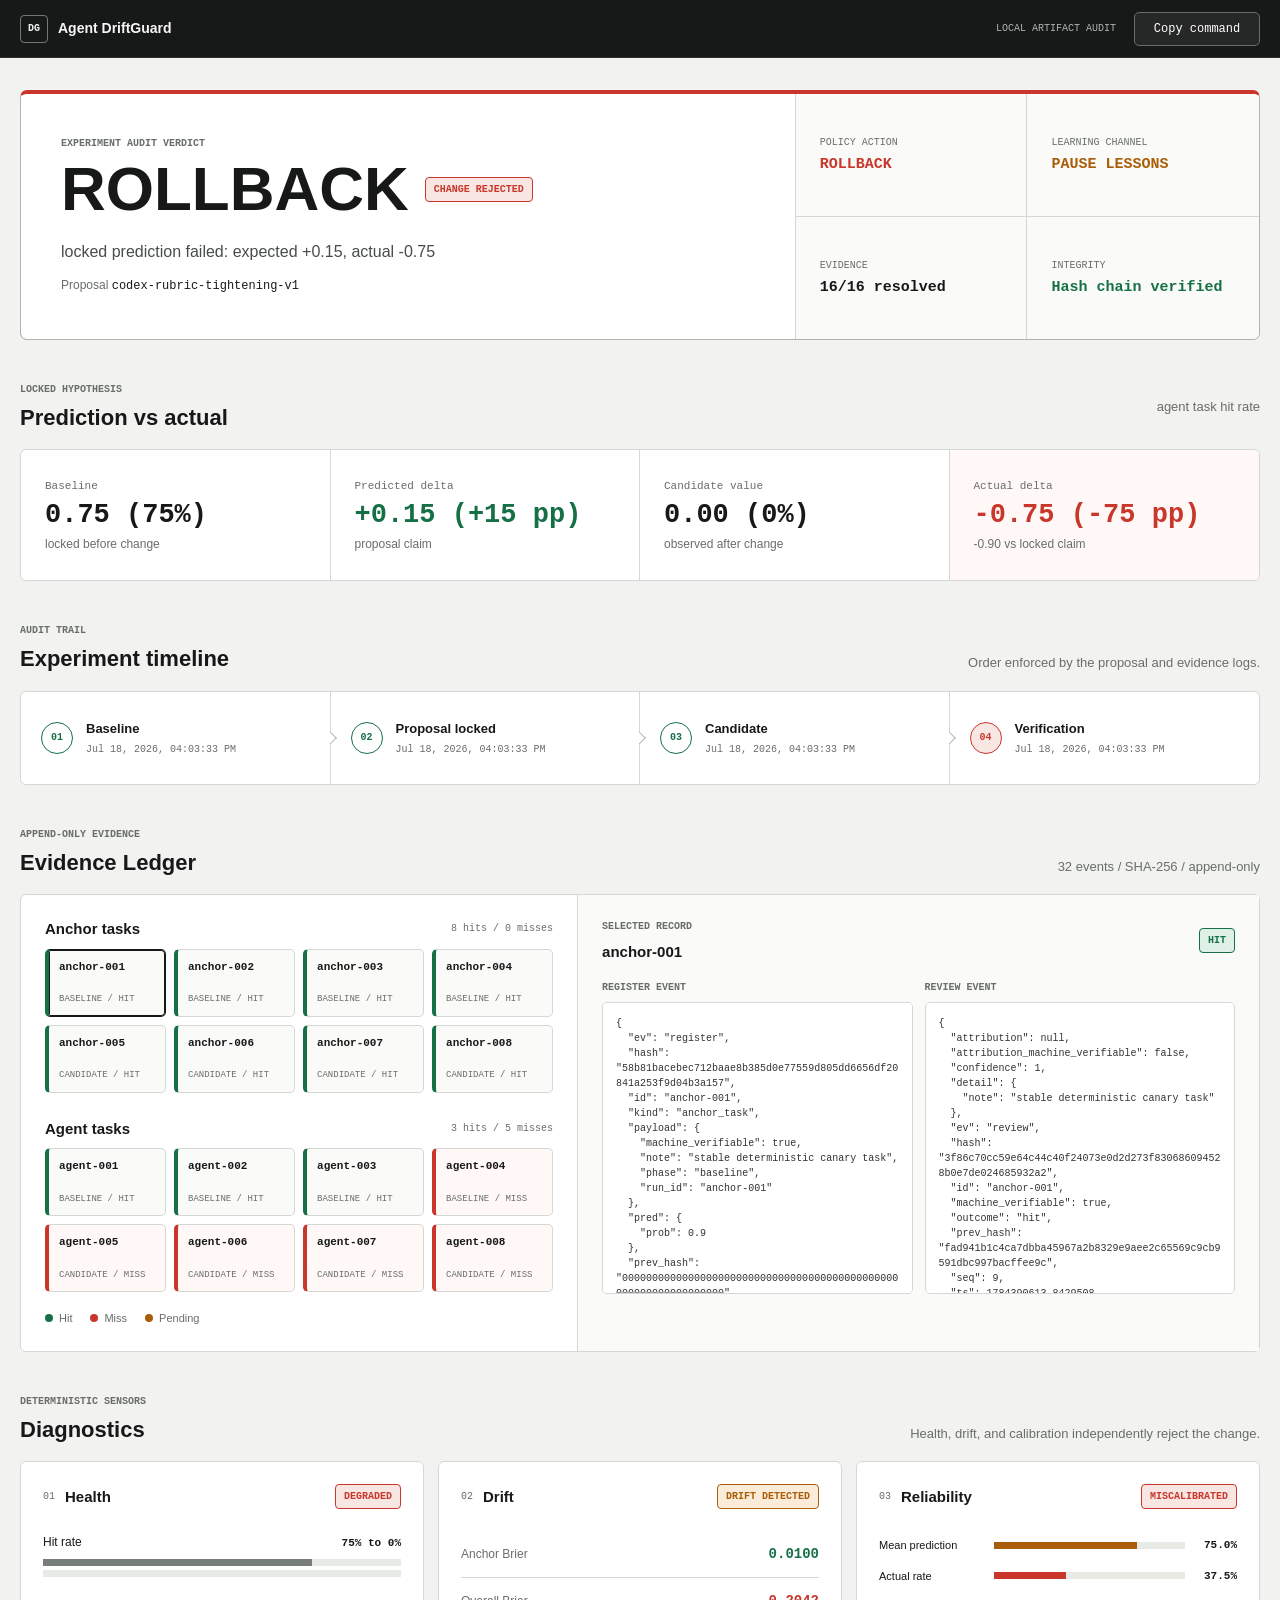
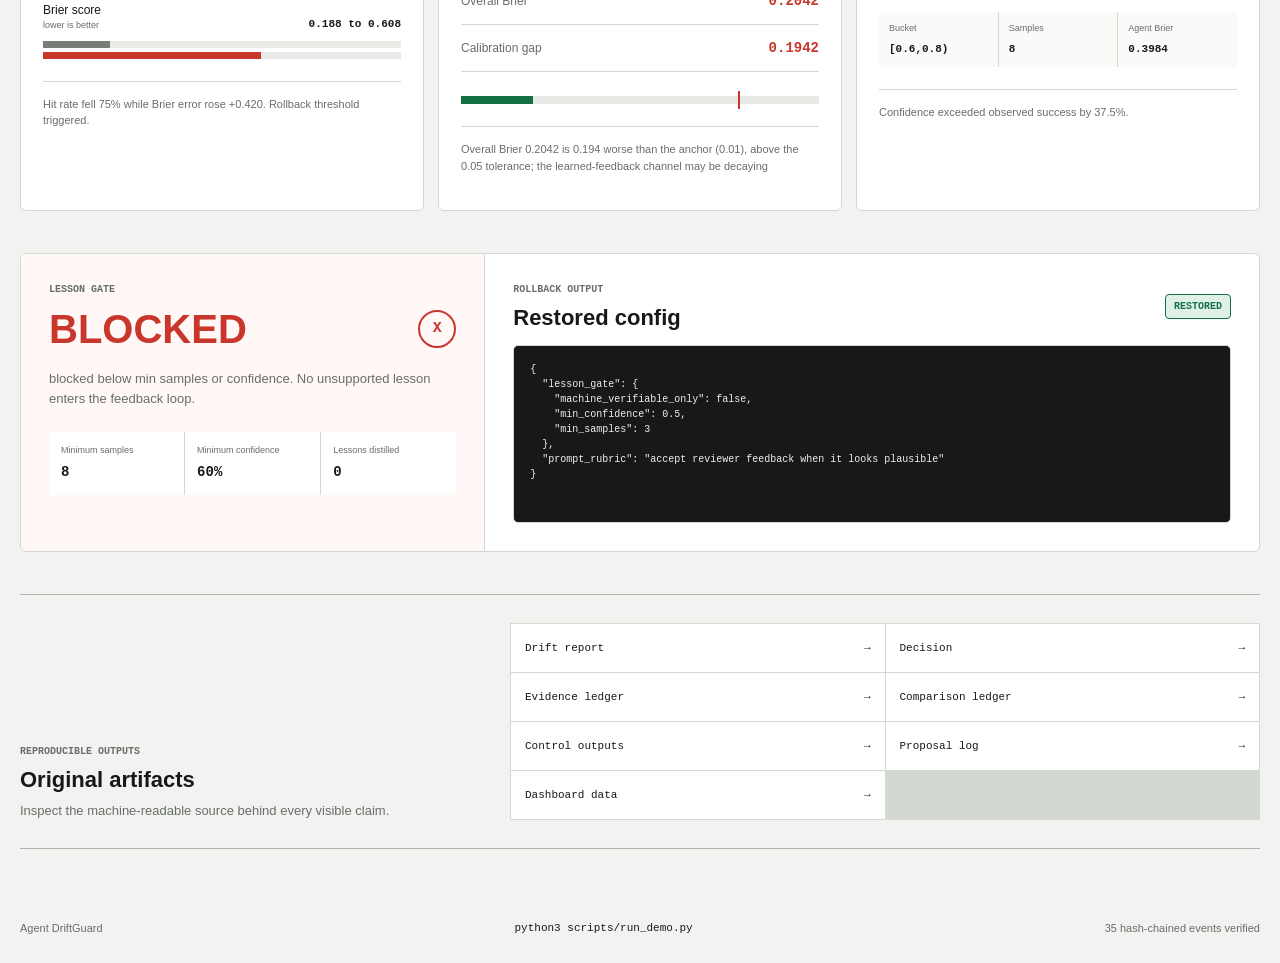
<file: web/index.html>
<!doctype html>
<html lang="en">
<head>
  <meta charset="utf-8">
  <meta name="viewport" content="width=device-width, initial-scale=1">
  <meta name="color-scheme" content="light">
  <title>Agent DriftGuard | Experiment Audit</title>
  <link rel="stylesheet" href="styles.css">
  <script defer src="../artifacts/dashboard-data.js"></script>
  <script defer src="app.js"></script>
</head>
<body>
  <header class="app-header">
    <div class="header-inner">
      <a class="brand" href="#top" aria-label="Agent DriftGuard home">
        <span class="brand-mark" aria-hidden="true">DG</span>
        <span>Agent DriftGuard</span>
      </a>
      <div class="header-actions">
        <span class="local-label">LOCAL ARTIFACT AUDIT</span>
        <button class="copy-button" id="copy-command" type="button" title="Copy reproduction command">
          Copy command
        </button>
      </div>
    </div>
  </header>

  <main id="top">
    <div class="data-alert" id="data-alert" role="alert" hidden>
      <strong>Dashboard data unavailable.</strong>
      <span id="data-alert-detail">Expected ../artifacts/dashboard-data.js to define window.DRIFTGUARD_DATA.</span>
    </div>

    <section class="verdict-band" id="verdict-band" aria-labelledby="verdict-heading">
      <div class="verdict-main">
        <p class="eyebrow">EXPERIMENT AUDIT VERDICT</p>
        <div class="verdict-heading-row">
          <h1 id="verdict-heading">Loading verdict</h1>
          <span class="status-badge status-danger" id="proposal-status">PENDING</span>
        </div>
        <p class="verdict-summary" id="verdict-summary">Reading deterministic evidence from local artifacts.</p>
        <p class="experiment-id">Proposal <code id="proposal-id">Unavailable</code></p>
      </div>
      <dl class="verdict-facts" aria-label="Verdict summary">
        <div>
          <dt>Policy action</dt>
          <dd class="danger-text" id="action-value">ROLLBACK</dd>
        </div>
        <div>
          <dt>Learning channel</dt>
          <dd class="warning-text" id="lesson-action">PAUSE LESSONS</dd>
        </div>
        <div>
          <dt>Evidence</dt>
          <dd id="resolution-count">--/-- resolved</dd>
        </div>
        <div>
          <dt>Integrity</dt>
          <dd class="success-text" id="chain-status">Checking hash chain</dd>
        </div>
      </dl>
    </section>

    <section class="prediction-section" aria-labelledby="prediction-title">
      <div class="section-heading compact-heading">
        <div>
          <p class="eyebrow">LOCKED HYPOTHESIS</p>
          <h2 id="prediction-title">Prediction vs actual</h2>
        </div>
        <p id="metric-name">Metric unavailable</p>
      </div>
      <div class="metric-strip">
        <div class="metric-cell">
          <span class="metric-label">Baseline</span>
          <strong id="baseline-value">--</strong>
          <span class="metric-note" id="baseline-note">locked before change</span>
        </div>
        <div class="metric-cell">
          <span class="metric-label">Predicted delta</span>
          <strong class="success-text" id="predicted-delta">--</strong>
          <span class="metric-note">proposal claim</span>
        </div>
        <div class="metric-cell">
          <span class="metric-label">Candidate value</span>
          <strong id="candidate-value">--</strong>
          <span class="metric-note" id="candidate-note">observed after change</span>
        </div>
        <div class="metric-cell metric-cell-alert">
          <span class="metric-label">Actual delta</span>
          <strong class="danger-text" id="actual-delta">--</strong>
          <span class="metric-note" id="prediction-miss">awaiting verification</span>
        </div>
      </div>
    </section>

    <section class="timeline-section" aria-labelledby="timeline-title">
      <div class="section-heading">
        <div>
          <p class="eyebrow">AUDIT TRAIL</p>
          <h2 id="timeline-title">Experiment timeline</h2>
        </div>
        <p>Order enforced by the proposal and evidence logs.</p>
      </div>
      <ol class="timeline">
        <li class="timeline-step is-complete">
          <span class="step-index">01</span>
          <div><strong>Baseline</strong><span id="time-baseline">Timestamp unavailable</span></div>
        </li>
        <li class="timeline-step is-complete">
          <span class="step-index">02</span>
          <div><strong>Proposal locked</strong><span id="time-proposal">Timestamp unavailable</span></div>
        </li>
        <li class="timeline-step is-complete">
          <span class="step-index">03</span>
          <div><strong id="candidate-step-label">Candidate</strong><span id="time-candidate">Timestamp unavailable</span></div>
        </li>
        <li class="timeline-step is-danger" id="verification-step">
          <span class="step-index">04</span>
          <div><strong>Verification</strong><span id="time-verification">Timestamp unavailable</span></div>
        </li>
      </ol>
    </section>

    <section class="ledger-section" aria-labelledby="ledger-title">
      <div class="section-heading">
        <div>
          <p class="eyebrow">APPEND-ONLY EVIDENCE</p>
          <h2 id="ledger-title">Evidence Ledger</h2>
        </div>
        <p id="ledger-meta">Waiting for ledger events.</p>
      </div>
      <div class="ledger-layout">
        <div class="ledger-matrix" aria-label="Evidence records">
          <div class="ledger-group">
            <div class="group-heading">
              <h3>Anchor tasks</h3>
              <span id="anchor-summary">0 records</span>
            </div>
            <div class="evidence-grid" id="anchor-grid"></div>
          </div>
          <div class="ledger-group">
            <div class="group-heading">
              <h3>Agent tasks</h3>
              <span id="agent-summary">0 records</span>
            </div>
            <div class="evidence-grid" id="agent-grid"></div>
          </div>
          <div class="ledger-legend" aria-label="Evidence status legend">
            <span><i class="legend-dot hit"></i>Hit</span>
            <span><i class="legend-dot miss"></i>Miss</span>
            <span><i class="legend-dot pending"></i>Pending</span>
          </div>
        </div>

        <aside class="event-inspector" aria-labelledby="inspector-title">
          <div class="inspector-header">
            <div>
              <p class="eyebrow">SELECTED RECORD</p>
              <h3 id="inspector-title">Select an evidence tile</h3>
            </div>
            <span class="status-badge status-neutral" id="inspector-outcome">EMPTY</span>
          </div>
          <div class="event-columns">
            <div>
              <h4>Register event</h4>
              <pre id="register-event">No register event selected.</pre>
            </div>
            <div>
              <h4>Review event</h4>
              <pre id="review-event">No review event selected.</pre>
            </div>
          </div>
        </aside>
      </div>
    </section>

    <section class="diagnostics-section" aria-labelledby="diagnostics-title">
      <div class="section-heading">
        <div>
          <p class="eyebrow">DETERMINISTIC SENSORS</p>
          <h2 id="diagnostics-title">Diagnostics</h2>
        </div>
        <p id="diagnostics-summary">Health, drift, and calibration evaluate the change independently.</p>
      </div>
      <div class="diagnostic-grid">
        <article class="diagnostic-card">
          <div class="card-heading">
            <div><span class="card-index">01</span><h3>Health</h3></div>
            <span class="status-badge status-danger" id="health-status">DEGRADED</span>
          </div>
          <div class="comparison-block">
            <div class="comparison-label"><span>Hit rate</span><strong id="hit-rate-values">-- to --</strong></div>
            <div class="bar-track"><span class="bar prior" id="hit-rate-prior-bar"></span></div>
            <div class="bar-track"><span class="bar danger" id="hit-rate-recent-bar"></span></div>
          </div>
          <div class="comparison-block">
            <div class="comparison-label"><span>Brier score <small>lower is better</small></span><strong id="brier-values">-- to --</strong></div>
            <div class="bar-track"><span class="bar prior" id="brier-prior-bar"></span></div>
            <div class="bar-track"><span class="bar danger" id="brier-recent-bar"></span></div>
          </div>
          <p class="diagnostic-note" id="health-note">Health signals unavailable.</p>
        </article>

        <article class="diagnostic-card">
          <div class="card-heading">
            <div><span class="card-index">02</span><h3>Drift</h3></div>
            <span class="status-badge status-warning" id="drift-status">CHECKING</span>
          </div>
          <dl class="stat-list">
            <div><dt>Anchor Brier</dt><dd class="success-text" id="anchor-brier">--</dd></div>
            <div><dt>Overall Brier</dt><dd class="danger-text" id="overall-brier">--</dd></div>
            <div><dt>Calibration gap</dt><dd class="danger-text" id="drift-gap">--</dd></div>
          </dl>
          <div class="gap-scale" aria-hidden="true">
            <span class="gap-tolerance"></span>
            <span class="gap-marker" id="gap-marker"></span>
          </div>
          <p class="diagnostic-note" id="drift-note">Drift signals unavailable.</p>
        </article>

        <article class="diagnostic-card">
          <div class="card-heading">
            <div><span class="card-index">03</span><h3 id="effect-title">Reliability</h3></div>
            <span class="status-badge status-danger" id="reliability-status">MISCALIBRATED</span>
          </div>
          <div class="reliability-chart" aria-label="Predicted versus actual success rate">
            <div class="reliability-row">
              <span id="effect-primary-label">Mean prediction</span>
              <div class="bar-track"><span class="bar warning" id="reliability-pred-bar"></span></div>
              <strong id="reliability-pred">--</strong>
            </div>
            <div class="reliability-row">
              <span id="effect-secondary-label">Actual rate</span>
              <div class="bar-track"><span class="bar danger" id="reliability-actual-bar"></span></div>
              <strong id="reliability-actual">--</strong>
            </div>
          </div>
          <dl class="mini-stats">
            <div><dt id="effect-stat-one-label">Bucket</dt><dd id="reliability-bucket">--</dd></div>
            <div><dt id="effect-stat-two-label">Samples</dt><dd id="reliability-samples">--</dd></div>
            <div><dt id="effect-stat-three-label">Agent Brier</dt><dd id="agent-brier">--</dd></div>
          </dl>
          <p class="diagnostic-note" id="reliability-note">Reliability data unavailable.</p>
        </article>
      </div>
    </section>

    <section class="decision-section" aria-labelledby="decision-title">
      <div class="lesson-panel" id="lesson-panel">
        <p class="eyebrow">LESSON GATE</p>
        <div class="gate-verdict" id="gate-verdict">
          <h2 id="decision-title">BLOCKED</h2>
          <span class="gate-icon" id="gate-icon" aria-hidden="true">X</span>
        </div>
        <p id="lesson-gate-reason">No lesson enters the feedback loop.</p>
        <dl class="gate-stats">
          <div><dt>Minimum samples</dt><dd id="minimum-samples">--</dd></div>
          <div><dt>Minimum confidence</dt><dd id="minimum-confidence">--</dd></div>
          <div><dt>Lessons distilled</dt><dd id="lessons-distilled">--</dd></div>
        </dl>
      </div>
      <div class="config-panel">
        <div class="section-heading compact-heading">
          <div>
            <p class="eyebrow" id="config-eyebrow">ROLLBACK OUTPUT</p>
            <h2 id="config-title">Restored config</h2>
          </div>
          <span class="status-badge status-success" id="config-status">RESTORED</span>
        </div>
        <pre id="restored-config">Restored config unavailable.</pre>
      </div>
    </section>

    <section class="artifacts-section" aria-labelledby="artifacts-title">
      <div>
        <p class="eyebrow">REPRODUCIBLE OUTPUTS</p>
        <h2 id="artifacts-title">Original artifacts</h2>
        <p>Inspect the machine-readable source behind every visible claim.</p>
      </div>
      <nav class="artifact-links" aria-label="Original artifact files">
        <a href="../artifacts/drift-report.json">Drift report <span aria-hidden="true">&rarr;</span></a>
        <a href="../artifacts/decision.md">Decision <span aria-hidden="true">&rarr;</span></a>
        <a href="../artifacts/demo-ledger.jsonl">Evidence ledger <span aria-hidden="true">&rarr;</span></a>
        <a id="comparison-ledger-link" href="../artifacts/comparison-ledger.jsonl" hidden>Comparison ledger <span aria-hidden="true">&rarr;</span></a>
        <a id="control-outputs-link" href="../artifacts/control-outputs.jsonl" hidden>Control outputs <span aria-hidden="true">&rarr;</span></a>
        <a href="../artifacts/proposal-log.jsonl">Proposal log <span aria-hidden="true">&rarr;</span></a>
        <a href="../artifacts/dashboard-data.js">Dashboard data <span aria-hidden="true">&rarr;</span></a>
      </nav>
    </section>
  </main>

  <footer>
    <span>Agent DriftGuard</span>
    <code id="command-display">python3 scripts/run_demo.py</code>
    <span id="integrity-footer">Local deterministic audit</span>
  </footer>

  <noscript>
    <div class="noscript-message">JavaScript is required to render the local audit artifact.</div>
  </noscript>
</body>
</html>
</file>
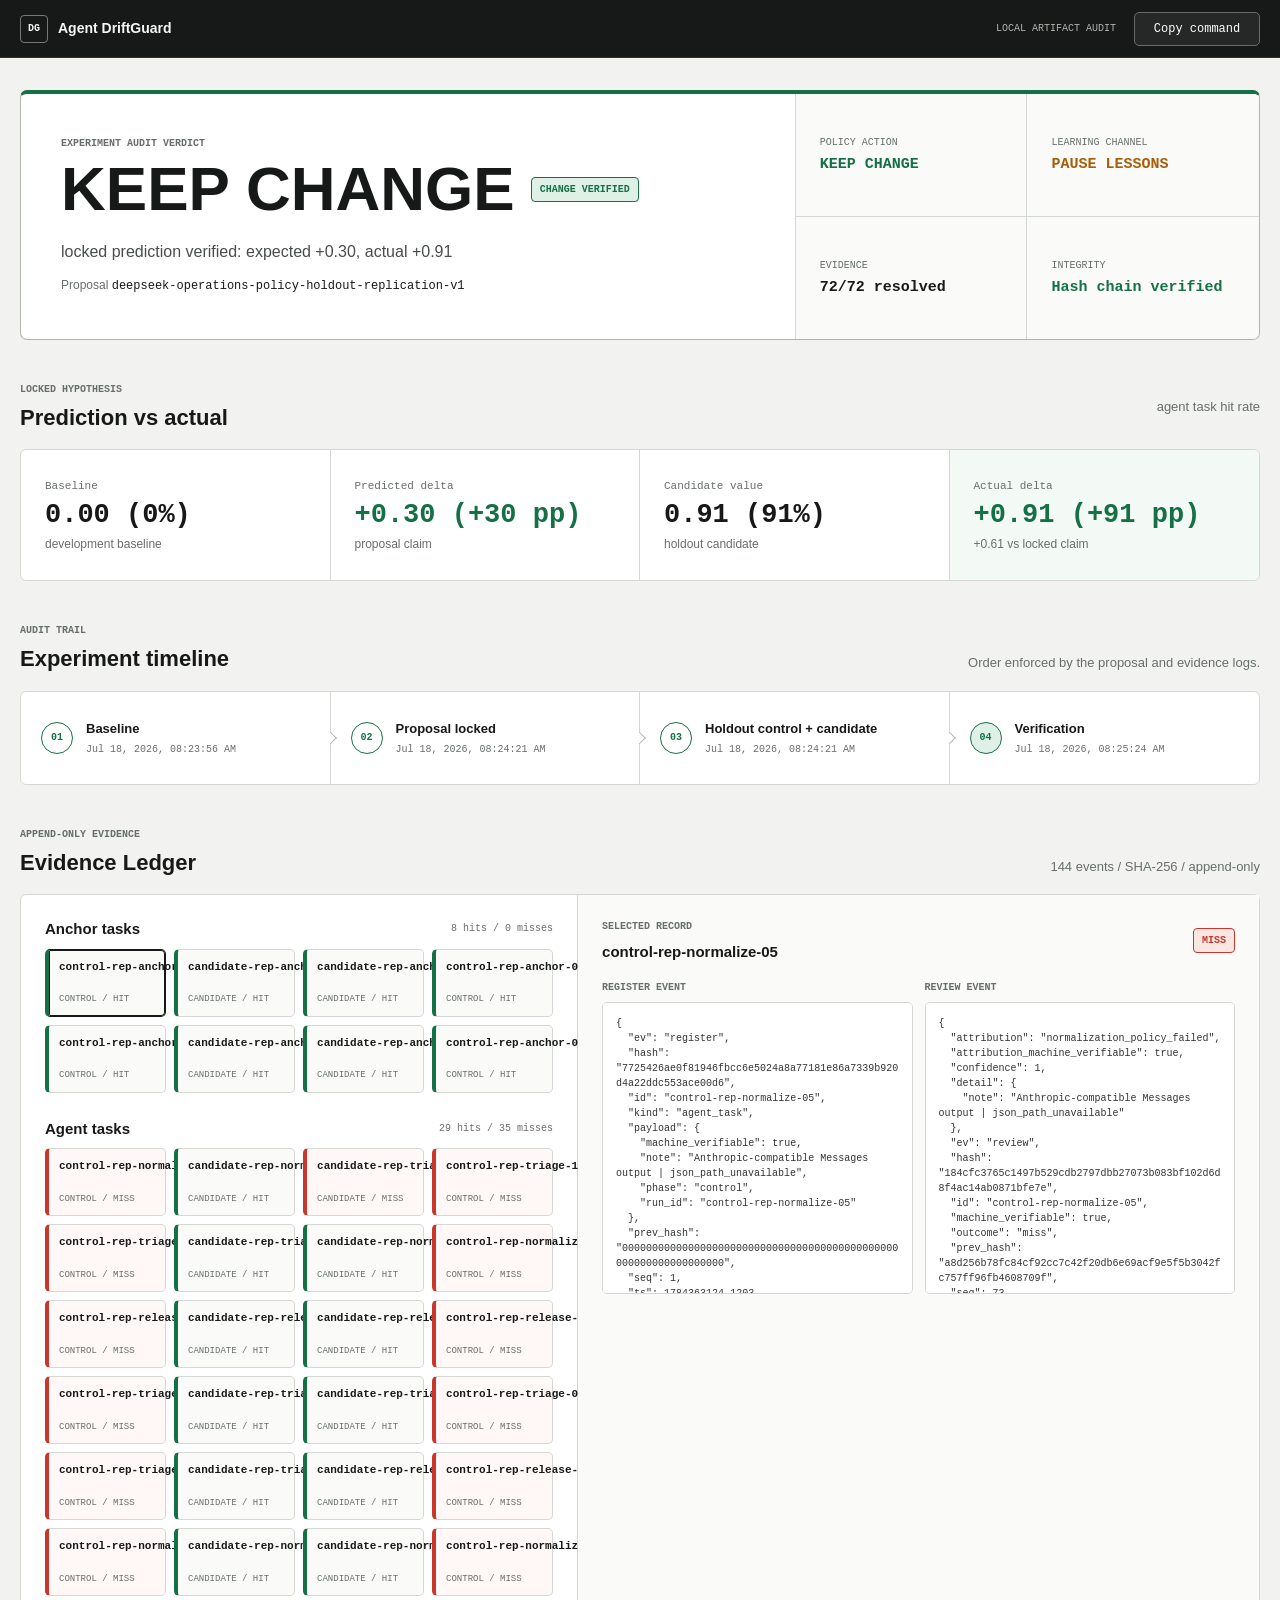
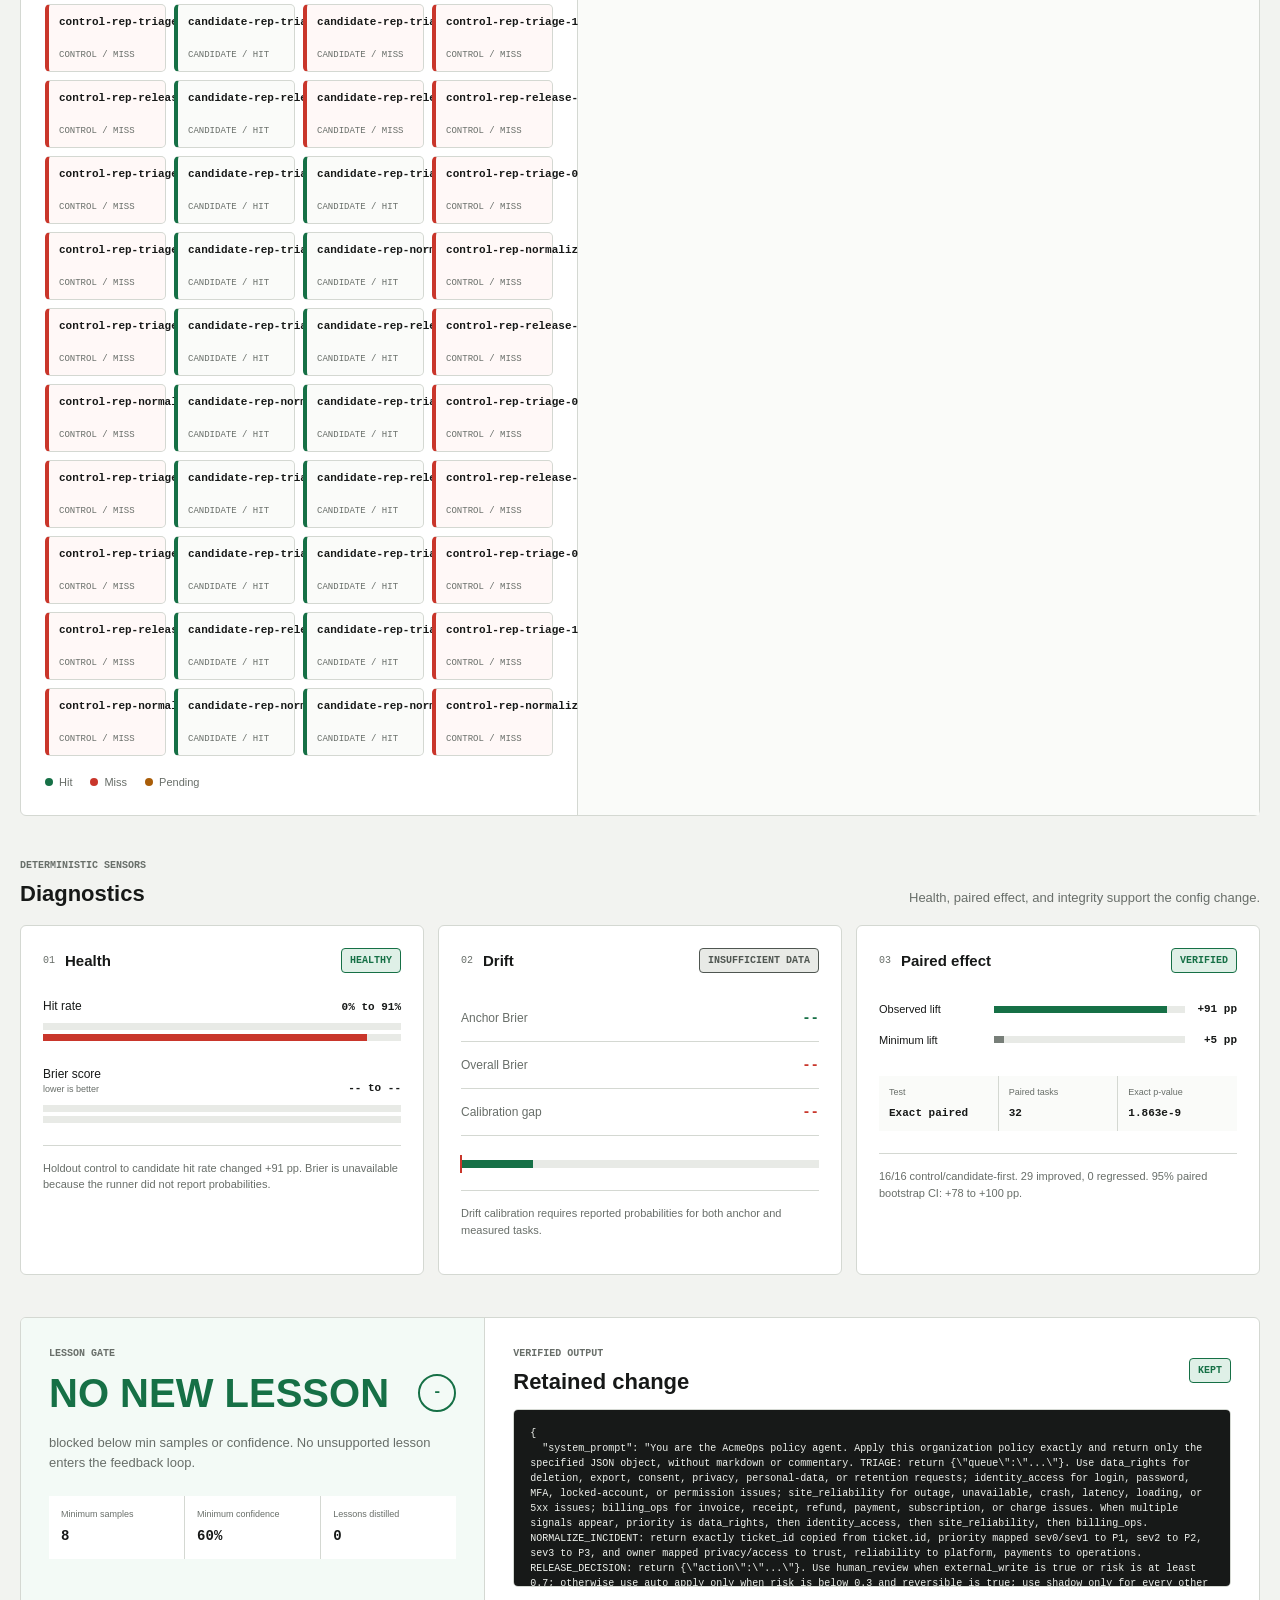
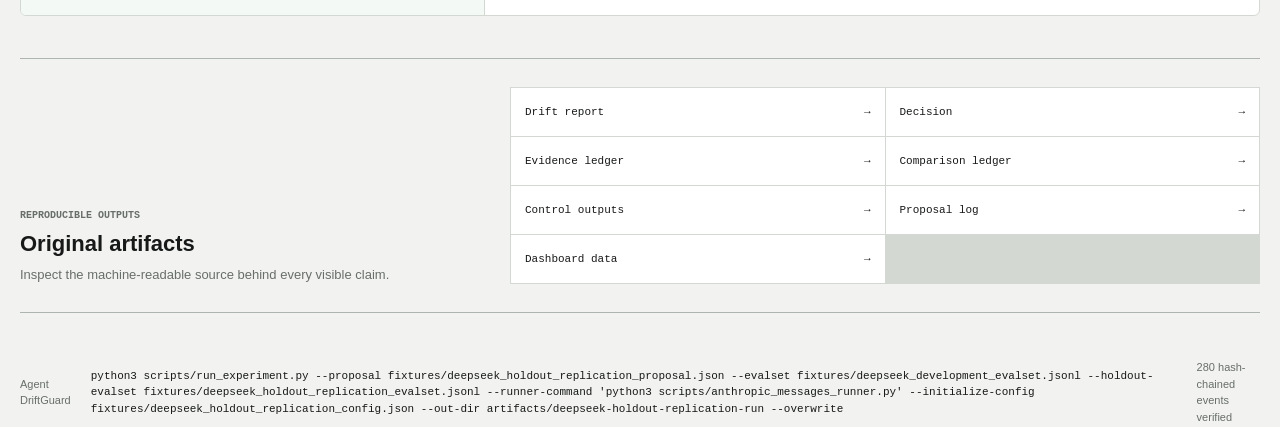
<file: artifacts/deepseek-holdout-replication-run/index.html>
<!doctype html>
<html lang="en">
<head>
  <meta charset="utf-8">
  <meta name="viewport" content="width=device-width, initial-scale=1">
  <meta name="color-scheme" content="light">
  <title>Agent DriftGuard | Experiment Audit</title>
  <link rel="stylesheet" href="styles.css">
  <script defer src="./dashboard-data.js"></script>
  <script defer src="app.js"></script>
</head>
<body>
  <header class="app-header">
    <div class="header-inner">
      <a class="brand" href="#top" aria-label="Agent DriftGuard home">
        <span class="brand-mark" aria-hidden="true">DG</span>
        <span>Agent DriftGuard</span>
      </a>
      <div class="header-actions">
        <span class="local-label">LOCAL ARTIFACT AUDIT</span>
        <button class="copy-button" id="copy-command" type="button" title="Copy reproduction command">
          Copy command
        </button>
      </div>
    </div>
  </header>

  <main id="top">
    <div class="data-alert" id="data-alert" role="alert" hidden>
      <strong>Dashboard data unavailable.</strong>
      <span id="data-alert-detail">Expected ./dashboard-data.js to define window.DRIFTGUARD_DATA.</span>
    </div>

    <section class="verdict-band" id="verdict-band" aria-labelledby="verdict-heading">
      <div class="verdict-main">
        <p class="eyebrow">EXPERIMENT AUDIT VERDICT</p>
        <div class="verdict-heading-row">
          <h1 id="verdict-heading">Loading verdict</h1>
          <span class="status-badge status-danger" id="proposal-status">PENDING</span>
        </div>
        <p class="verdict-summary" id="verdict-summary">Reading deterministic evidence from local artifacts.</p>
        <p class="experiment-id">Proposal <code id="proposal-id">Unavailable</code></p>
      </div>
      <dl class="verdict-facts" aria-label="Verdict summary">
        <div>
          <dt>Policy action</dt>
          <dd class="danger-text" id="action-value">ROLLBACK</dd>
        </div>
        <div>
          <dt>Learning channel</dt>
          <dd class="warning-text" id="lesson-action">PAUSE LESSONS</dd>
        </div>
        <div>
          <dt>Evidence</dt>
          <dd id="resolution-count">--/-- resolved</dd>
        </div>
        <div>
          <dt>Integrity</dt>
          <dd class="success-text" id="chain-status">Checking hash chain</dd>
        </div>
      </dl>
    </section>

    <section class="prediction-section" aria-labelledby="prediction-title">
      <div class="section-heading compact-heading">
        <div>
          <p class="eyebrow">LOCKED HYPOTHESIS</p>
          <h2 id="prediction-title">Prediction vs actual</h2>
        </div>
        <p id="metric-name">Metric unavailable</p>
      </div>
      <div class="metric-strip">
        <div class="metric-cell">
          <span class="metric-label">Baseline</span>
          <strong id="baseline-value">--</strong>
          <span class="metric-note" id="baseline-note">locked before change</span>
        </div>
        <div class="metric-cell">
          <span class="metric-label">Predicted delta</span>
          <strong class="success-text" id="predicted-delta">--</strong>
          <span class="metric-note">proposal claim</span>
        </div>
        <div class="metric-cell">
          <span class="metric-label">Candidate value</span>
          <strong id="candidate-value">--</strong>
          <span class="metric-note" id="candidate-note">observed after change</span>
        </div>
        <div class="metric-cell metric-cell-alert">
          <span class="metric-label">Actual delta</span>
          <strong class="danger-text" id="actual-delta">--</strong>
          <span class="metric-note" id="prediction-miss">awaiting verification</span>
        </div>
      </div>
    </section>

    <section class="timeline-section" aria-labelledby="timeline-title">
      <div class="section-heading">
        <div>
          <p class="eyebrow">AUDIT TRAIL</p>
          <h2 id="timeline-title">Experiment timeline</h2>
        </div>
        <p>Order enforced by the proposal and evidence logs.</p>
      </div>
      <ol class="timeline">
        <li class="timeline-step is-complete">
          <span class="step-index">01</span>
          <div><strong>Baseline</strong><span id="time-baseline">Timestamp unavailable</span></div>
        </li>
        <li class="timeline-step is-complete">
          <span class="step-index">02</span>
          <div><strong>Proposal locked</strong><span id="time-proposal">Timestamp unavailable</span></div>
        </li>
        <li class="timeline-step is-complete">
          <span class="step-index">03</span>
          <div><strong id="candidate-step-label">Candidate</strong><span id="time-candidate">Timestamp unavailable</span></div>
        </li>
        <li class="timeline-step is-danger" id="verification-step">
          <span class="step-index">04</span>
          <div><strong>Verification</strong><span id="time-verification">Timestamp unavailable</span></div>
        </li>
      </ol>
    </section>

    <section class="ledger-section" aria-labelledby="ledger-title">
      <div class="section-heading">
        <div>
          <p class="eyebrow">APPEND-ONLY EVIDENCE</p>
          <h2 id="ledger-title">Evidence Ledger</h2>
        </div>
        <p id="ledger-meta">Waiting for ledger events.</p>
      </div>
      <div class="ledger-layout">
        <div class="ledger-matrix" aria-label="Evidence records">
          <div class="ledger-group">
            <div class="group-heading">
              <h3>Anchor tasks</h3>
              <span id="anchor-summary">0 records</span>
            </div>
            <div class="evidence-grid" id="anchor-grid"></div>
          </div>
          <div class="ledger-group">
            <div class="group-heading">
              <h3>Agent tasks</h3>
              <span id="agent-summary">0 records</span>
            </div>
            <div class="evidence-grid" id="agent-grid"></div>
          </div>
          <div class="ledger-legend" aria-label="Evidence status legend">
            <span><i class="legend-dot hit"></i>Hit</span>
            <span><i class="legend-dot miss"></i>Miss</span>
            <span><i class="legend-dot pending"></i>Pending</span>
          </div>
        </div>

        <aside class="event-inspector" aria-labelledby="inspector-title">
          <div class="inspector-header">
            <div>
              <p class="eyebrow">SELECTED RECORD</p>
              <h3 id="inspector-title">Select an evidence tile</h3>
            </div>
            <span class="status-badge status-neutral" id="inspector-outcome">EMPTY</span>
          </div>
          <div class="event-columns">
            <div>
              <h4>Register event</h4>
              <pre id="register-event">No register event selected.</pre>
            </div>
            <div>
              <h4>Review event</h4>
              <pre id="review-event">No review event selected.</pre>
            </div>
          </div>
        </aside>
      </div>
    </section>

    <section class="diagnostics-section" aria-labelledby="diagnostics-title">
      <div class="section-heading">
        <div>
          <p class="eyebrow">DETERMINISTIC SENSORS</p>
          <h2 id="diagnostics-title">Diagnostics</h2>
        </div>
        <p id="diagnostics-summary">Health, drift, and calibration evaluate the change independently.</p>
      </div>
      <div class="diagnostic-grid">
        <article class="diagnostic-card">
          <div class="card-heading">
            <div><span class="card-index">01</span><h3>Health</h3></div>
            <span class="status-badge status-danger" id="health-status">DEGRADED</span>
          </div>
          <div class="comparison-block">
            <div class="comparison-label"><span>Hit rate</span><strong id="hit-rate-values">-- to --</strong></div>
            <div class="bar-track"><span class="bar prior" id="hit-rate-prior-bar"></span></div>
            <div class="bar-track"><span class="bar danger" id="hit-rate-recent-bar"></span></div>
          </div>
          <div class="comparison-block">
            <div class="comparison-label"><span>Brier score <small>lower is better</small></span><strong id="brier-values">-- to --</strong></div>
            <div class="bar-track"><span class="bar prior" id="brier-prior-bar"></span></div>
            <div class="bar-track"><span class="bar danger" id="brier-recent-bar"></span></div>
          </div>
          <p class="diagnostic-note" id="health-note">Health signals unavailable.</p>
        </article>

        <article class="diagnostic-card">
          <div class="card-heading">
            <div><span class="card-index">02</span><h3>Drift</h3></div>
            <span class="status-badge status-warning" id="drift-status">CHECKING</span>
          </div>
          <dl class="stat-list">
            <div><dt>Anchor Brier</dt><dd class="success-text" id="anchor-brier">--</dd></div>
            <div><dt>Overall Brier</dt><dd class="danger-text" id="overall-brier">--</dd></div>
            <div><dt>Calibration gap</dt><dd class="danger-text" id="drift-gap">--</dd></div>
          </dl>
          <div class="gap-scale" aria-hidden="true">
            <span class="gap-tolerance"></span>
            <span class="gap-marker" id="gap-marker"></span>
          </div>
          <p class="diagnostic-note" id="drift-note">Drift signals unavailable.</p>
        </article>

        <article class="diagnostic-card">
          <div class="card-heading">
            <div><span class="card-index">03</span><h3 id="effect-title">Reliability</h3></div>
            <span class="status-badge status-danger" id="reliability-status">MISCALIBRATED</span>
          </div>
          <div class="reliability-chart" aria-label="Predicted versus actual success rate">
            <div class="reliability-row">
              <span id="effect-primary-label">Mean prediction</span>
              <div class="bar-track"><span class="bar warning" id="reliability-pred-bar"></span></div>
              <strong id="reliability-pred">--</strong>
            </div>
            <div class="reliability-row">
              <span id="effect-secondary-label">Actual rate</span>
              <div class="bar-track"><span class="bar danger" id="reliability-actual-bar"></span></div>
              <strong id="reliability-actual">--</strong>
            </div>
          </div>
          <dl class="mini-stats">
            <div><dt id="effect-stat-one-label">Bucket</dt><dd id="reliability-bucket">--</dd></div>
            <div><dt id="effect-stat-two-label">Samples</dt><dd id="reliability-samples">--</dd></div>
            <div><dt id="effect-stat-three-label">Agent Brier</dt><dd id="agent-brier">--</dd></div>
          </dl>
          <p class="diagnostic-note" id="reliability-note">Reliability data unavailable.</p>
        </article>
      </div>
    </section>

    <section class="decision-section" aria-labelledby="decision-title">
      <div class="lesson-panel" id="lesson-panel">
        <p class="eyebrow">LESSON GATE</p>
        <div class="gate-verdict" id="gate-verdict">
          <h2 id="decision-title">BLOCKED</h2>
          <span class="gate-icon" id="gate-icon" aria-hidden="true">X</span>
        </div>
        <p id="lesson-gate-reason">No lesson enters the feedback loop.</p>
        <dl class="gate-stats">
          <div><dt>Minimum samples</dt><dd id="minimum-samples">--</dd></div>
          <div><dt>Minimum confidence</dt><dd id="minimum-confidence">--</dd></div>
          <div><dt>Lessons distilled</dt><dd id="lessons-distilled">--</dd></div>
        </dl>
      </div>
      <div class="config-panel">
        <div class="section-heading compact-heading">
          <div>
            <p class="eyebrow" id="config-eyebrow">ROLLBACK OUTPUT</p>
            <h2 id="config-title">Restored config</h2>
          </div>
          <span class="status-badge status-success" id="config-status">RESTORED</span>
        </div>
        <pre id="restored-config">Restored config unavailable.</pre>
      </div>
    </section>

    <section class="artifacts-section" aria-labelledby="artifacts-title">
      <div>
        <p class="eyebrow">REPRODUCIBLE OUTPUTS</p>
        <h2 id="artifacts-title">Original artifacts</h2>
        <p>Inspect the machine-readable source behind every visible claim.</p>
      </div>
      <nav class="artifact-links" aria-label="Original artifact files">
        <a href="./drift-report.json">Drift report <span aria-hidden="true">&rarr;</span></a>
        <a href="./decision.md">Decision <span aria-hidden="true">&rarr;</span></a>
        <a href="./ledger.jsonl">Evidence ledger <span aria-hidden="true">&rarr;</span></a>
        <a id="comparison-ledger-link" href="./comparison-ledger.jsonl" hidden>Comparison ledger <span aria-hidden="true">&rarr;</span></a>
        <a id="control-outputs-link" href="./control-outputs.jsonl" hidden>Control outputs <span aria-hidden="true">&rarr;</span></a>
        <a href="./proposal-log.jsonl">Proposal log <span aria-hidden="true">&rarr;</span></a>
        <a href="./dashboard-data.js">Dashboard data <span aria-hidden="true">&rarr;</span></a>
      </nav>
    </section>
  </main>

  <footer>
    <span>Agent DriftGuard</span>
    <code id="command-display">python3 scripts/run_demo.py</code>
    <span id="integrity-footer">Local deterministic audit</span>
  </footer>

  <noscript>
    <div class="noscript-message">JavaScript is required to render the local audit artifact.</div>
  </noscript>
</body>
</html>
</file>
<file: web/styles.css>
:root {
  --bg: #f2f3f0;
  --surface: #ffffff;
  --surface-muted: #e8eae6;
  --ink: #171918;
  --muted: #686e69;
  --line: #d4d8d2;
  --line-strong: #aeb4ae;
  --danger: #c9362b;
  --danger-soft: #f8e6e3;
  --warning: #a95d08;
  --warning-soft: #faecd8;
  --success: #167046;
  --success-soft: #dff0e7;
  --neutral: #4f5651;
  --mono: "SFMono-Regular", Consolas, "Liberation Mono", monospace;
  --sans: Inter, ui-sans-serif, -apple-system, BlinkMacSystemFont, "Segoe UI", sans-serif;
}

* {
  box-sizing: border-box;
}

html {
  scroll-behavior: smooth;
}

body {
  margin: 0;
  background: var(--bg);
  color: var(--ink);
  font-family: var(--sans);
  font-size: 15px;
  line-height: 1.5;
}

button,
a {
  font: inherit;
}

button:focus-visible,
a:focus-visible {
  outline: 3px solid rgba(22, 112, 70, 0.28);
  outline-offset: 2px;
}

.app-header {
  position: sticky;
  top: 0;
  z-index: 20;
  height: 58px;
  border-bottom: 1px solid #2e312f;
  background: #171918;
  color: #f6f7f4;
}

.header-inner {
  width: min(1240px, calc(100% - 40px));
  height: 100%;
  margin: 0 auto;
  display: flex;
  align-items: center;
  justify-content: space-between;
  gap: 24px;
}

.brand {
  display: inline-flex;
  align-items: center;
  gap: 10px;
  color: inherit;
  font-size: 14px;
  font-weight: 680;
  text-decoration: none;
}

.brand-mark {
  display: grid;
  width: 28px;
  height: 28px;
  place-items: center;
  border: 1px solid #737974;
  border-radius: 4px;
  font-family: var(--mono);
  font-size: 10px;
  letter-spacing: 0;
}

.header-actions {
  display: flex;
  align-items: center;
  gap: 18px;
}

.local-label {
  color: #aeb4ae;
  font-family: var(--mono);
  font-size: 10px;
  letter-spacing: 0;
}

.copy-button {
  width: 126px;
  height: 34px;
  border: 1px solid #666c67;
  border-radius: 5px;
  background: #252826;
  color: #ffffff;
  cursor: pointer;
  font-family: var(--mono);
  font-size: 12px;
}

.copy-button:hover {
  border-color: #aeb4ae;
  background: #303431;
}

main,
footer {
  width: min(1240px, calc(100% - 40px));
  margin-inline: auto;
}

main {
  padding: 32px 0 44px;
}

.data-alert {
  display: flex;
  gap: 10px;
  margin-bottom: 20px;
  padding: 13px 16px;
  border: 1px solid var(--danger);
  border-radius: 6px;
  background: var(--danger-soft);
  color: #72231d;
}

.data-alert[hidden] {
  display: none;
}

.verdict-band {
  display: grid;
  grid-template-columns: minmax(0, 1.25fr) minmax(420px, 0.75fr);
  min-height: 250px;
  overflow: hidden;
  border: 1px solid var(--line-strong);
  border-top: 4px solid var(--danger);
  border-radius: 7px;
  background: var(--surface);
}

.verdict-band.is-success {
  border-top-color: var(--success);
}

.verdict-main {
  display: flex;
  min-width: 0;
  flex-direction: column;
  justify-content: center;
  padding: 34px 40px 36px;
}

.eyebrow {
  margin: 0 0 8px;
  color: var(--muted);
  font-family: var(--mono);
  font-size: 10px;
  font-weight: 700;
  letter-spacing: 0;
}

.verdict-heading-row {
  display: flex;
  align-items: center;
  gap: 16px;
}

h1,
h2,
h3,
h4,
p {
  overflow-wrap: anywhere;
}

h1,
h2,
h3,
h4 {
  margin: 0;
  letter-spacing: 0;
}

h1 {
  font-size: 62px;
  font-weight: 760;
  line-height: 0.98;
}

h2 {
  font-size: 22px;
  line-height: 1.2;
}

h3 {
  font-size: 15px;
  line-height: 1.3;
}

h4 {
  font-family: var(--mono);
  font-size: 10px;
  text-transform: uppercase;
}

.verdict-summary {
  max-width: 700px;
  margin: 20px 0 12px;
  color: #484d49;
  font-size: 16px;
}

.experiment-id {
  margin: 0;
  color: var(--muted);
  font-size: 12px;
}

code,
pre {
  font-family: var(--mono);
}

.experiment-id code {
  color: var(--ink);
}

.verdict-facts {
  display: grid;
  grid-template-columns: 1fr 1fr;
  margin: 0;
  border-left: 1px solid var(--line);
  background: #fafbf9;
}

.verdict-facts > div {
  display: flex;
  min-width: 0;
  min-height: 112px;
  flex-direction: column;
  justify-content: center;
  padding: 20px 24px;
  border-bottom: 1px solid var(--line);
}

.verdict-facts > div:nth-child(odd) {
  border-right: 1px solid var(--line);
}

.verdict-facts > div:nth-last-child(-n + 2) {
  border-bottom: 0;
}

dt,
.metric-label,
.metric-note {
  color: var(--muted);
}

.verdict-facts dt {
  margin-bottom: 6px;
  font-family: var(--mono);
  font-size: 10px;
  text-transform: uppercase;
}

.verdict-facts dd {
  margin: 0;
  font-family: var(--mono);
  font-size: 15px;
  font-weight: 700;
  line-height: 1.25;
}

.status-badge {
  display: inline-flex;
  min-height: 25px;
  flex: 0 0 auto;
  align-items: center;
  justify-content: center;
  padding: 4px 8px;
  border: 1px solid currentColor;
  border-radius: 4px;
  font-family: var(--mono);
  font-size: 10px;
  font-weight: 700;
  letter-spacing: 0;
}

.status-danger { background: var(--danger-soft); color: var(--danger); }
.status-warning { background: var(--warning-soft); color: var(--warning); }
.status-success { background: var(--success-soft); color: var(--success); }
.status-neutral { background: var(--surface-muted); color: var(--neutral); }
.danger-text { color: var(--danger) !important; }
.warning-text { color: var(--warning) !important; }
.success-text { color: var(--success) !important; }

.prediction-section,
.timeline-section,
.ledger-section,
.diagnostics-section,
.decision-section,
.artifacts-section {
  margin-top: 42px;
}

.section-heading {
  display: flex;
  align-items: end;
  justify-content: space-between;
  gap: 24px;
  margin-bottom: 18px;
}

.section-heading > p {
  max-width: 500px;
  margin: 0;
  color: var(--muted);
  font-size: 13px;
  text-align: right;
}

.compact-heading {
  align-items: center;
}

.metric-strip {
  display: grid;
  grid-template-columns: repeat(4, minmax(0, 1fr));
  overflow: hidden;
  border: 1px solid var(--line);
  border-radius: 6px;
  background: var(--surface);
}

.metric-cell {
  display: flex;
  min-width: 0;
  min-height: 130px;
  flex-direction: column;
  justify-content: center;
  padding: 20px 24px;
  border-right: 1px solid var(--line);
}

.metric-cell:last-child {
  border-right: 0;
}

.metric-cell-alert {
  background: #fff8f7;
}

.metric-cell-alert.is-success {
  background: #f3faf6;
}

.metric-label {
  font-family: var(--mono);
  font-size: 11px;
}

.metric-cell strong {
  margin: 5px 0 3px;
  font-family: var(--mono);
  font-size: 27px;
  line-height: 1.2;
}

.metric-note {
  min-height: 18px;
  font-size: 12px;
}

.timeline {
  display: grid;
  grid-template-columns: repeat(4, minmax(0, 1fr));
  margin: 0;
  padding: 0;
  border: 1px solid var(--line);
  border-radius: 6px;
  background: var(--surface);
  list-style: none;
}

.timeline-step {
  position: relative;
  display: grid;
  min-width: 0;
  min-height: 92px;
  grid-template-columns: 34px minmax(0, 1fr);
  align-items: center;
  gap: 11px;
  padding: 17px 20px;
  border-right: 1px solid var(--line);
}

.timeline-step:last-child {
  border-right: 0;
}

.timeline-step::after {
  position: absolute;
  top: 50%;
  right: -5px;
  z-index: 2;
  width: 8px;
  height: 8px;
  border-top: 1px solid var(--line-strong);
  border-right: 1px solid var(--line-strong);
  background: var(--surface);
  content: "";
  transform: translateY(-50%) rotate(45deg);
}

.timeline-step:last-child::after {
  display: none;
}

.step-index {
  display: grid;
  width: 32px;
  height: 32px;
  place-items: center;
  border: 1px solid var(--success);
  border-radius: 50%;
  color: var(--success);
  font-family: var(--mono);
  font-size: 10px;
  font-weight: 700;
}

.timeline-step.is-danger .step-index {
  border-color: var(--danger);
  background: var(--danger-soft);
  color: var(--danger);
}

.timeline-step.is-success .step-index {
  border-color: var(--success);
  background: var(--success-soft);
  color: var(--success);
}

.timeline-step div {
  display: flex;
  min-width: 0;
  flex-direction: column;
  gap: 3px;
}

.timeline-step strong {
  font-size: 13px;
}

.timeline-step div span {
  overflow: hidden;
  color: var(--muted);
  font-family: var(--mono);
  font-size: 10px;
  text-overflow: ellipsis;
  white-space: nowrap;
}

.ledger-layout {
  display: grid;
  grid-template-columns: minmax(0, 0.9fr) minmax(470px, 1.1fr);
  border: 1px solid var(--line);
  border-radius: 6px;
  background: var(--surface);
}

.ledger-matrix {
  min-width: 0;
  padding: 24px;
  border-right: 1px solid var(--line);
}

.ledger-group + .ledger-group {
  margin-top: 26px;
}

.group-heading {
  display: flex;
  align-items: center;
  justify-content: space-between;
  margin-bottom: 10px;
}

.group-heading span {
  color: var(--muted);
  font-family: var(--mono);
  font-size: 10px;
}

.evidence-grid {
  display: grid;
  grid-template-columns: repeat(4, minmax(0, 1fr));
  gap: 8px;
  min-height: 144px;
}

.evidence-tile {
  display: flex;
  min-width: 0;
  height: 68px;
  flex-direction: column;
  justify-content: space-between;
  padding: 9px 10px;
  border: 1px solid var(--line);
  border-radius: 5px;
  background: #fafbf9;
  color: var(--ink);
  text-align: left;
  cursor: pointer;
}

.evidence-tile:hover,
.evidence-tile.is-selected {
  border-color: var(--ink);
}

.evidence-tile.is-selected {
  box-shadow: inset 0 0 0 1px var(--ink);
}

.evidence-tile[data-outcome="hit"] {
  border-left: 4px solid var(--success);
}

.evidence-tile[data-outcome="miss"] {
  border-left: 4px solid var(--danger);
  background: #fff8f7;
}

.evidence-tile[data-outcome="pending"] {
  border-left: 4px solid var(--warning);
}

.tile-id,
.tile-meta {
  overflow: hidden;
  font-family: var(--mono);
  text-overflow: ellipsis;
  white-space: nowrap;
}

.tile-id {
  font-size: 11px;
  font-weight: 700;
}

.tile-meta {
  color: var(--muted);
  font-size: 9px;
  text-transform: uppercase;
}

.ledger-legend {
  display: flex;
  gap: 18px;
  margin-top: 18px;
  color: var(--muted);
  font-size: 11px;
}

.ledger-legend span {
  display: inline-flex;
  align-items: center;
  gap: 6px;
}

.legend-dot {
  width: 8px;
  height: 8px;
  border-radius: 50%;
}

.legend-dot.hit { background: var(--success); }
.legend-dot.miss { background: var(--danger); }
.legend-dot.pending { background: var(--warning); }

.event-inspector {
  min-width: 0;
  padding: 24px;
  background: #fafbf9;
}

.inspector-header,
.card-heading {
  display: flex;
  align-items: center;
  justify-content: space-between;
  gap: 16px;
}

.event-columns {
  display: grid;
  grid-template-columns: 1fr 1fr;
  gap: 12px;
  margin-top: 18px;
}

.event-columns h4 {
  margin-bottom: 7px;
  color: var(--muted);
}

.event-columns pre,
.config-panel pre {
  margin: 0;
  overflow: auto;
  border: 1px solid var(--line);
  border-radius: 5px;
  background: var(--surface);
  color: #303431;
  font-size: 10px;
  line-height: 1.5;
  white-space: pre-wrap;
  overflow-wrap: anywhere;
}

.event-columns pre {
  height: 292px;
  padding: 13px;
}

.diagnostic-grid {
  display: grid;
  grid-template-columns: repeat(3, minmax(0, 1fr));
  gap: 14px;
}

.diagnostic-card {
  min-width: 0;
  min-height: 350px;
  padding: 22px;
  border: 1px solid var(--line);
  border-radius: 6px;
  background: var(--surface);
}

.card-heading > div {
  display: flex;
  align-items: center;
  gap: 10px;
}

.card-index {
  color: var(--muted);
  font-family: var(--mono);
  font-size: 10px;
}

.comparison-block {
  margin-top: 24px;
}

.comparison-label {
  display: flex;
  align-items: end;
  justify-content: space-between;
  gap: 16px;
  margin-bottom: 8px;
  font-size: 12px;
}

.comparison-label span {
  display: flex;
  flex-direction: column;
}

.comparison-label small {
  color: var(--muted);
  font-size: 9px;
}

.comparison-label strong {
  font-family: var(--mono);
  font-size: 11px;
}

.bar-track {
  width: 100%;
  height: 7px;
  overflow: hidden;
  background: var(--surface-muted);
}

.comparison-block .bar-track + .bar-track {
  margin-top: 4px;
}

.bar {
  display: block;
  width: 0;
  height: 100%;
  transition: width 360ms ease;
}

.bar.prior { background: #777e78; }
.bar.danger { background: var(--danger); }
.bar.warning { background: var(--warning); }

.diagnostic-note {
  margin: 22px 0 0;
  padding-top: 14px;
  border-top: 1px solid var(--line);
  color: var(--muted);
  font-size: 11px;
}

.stat-list {
  margin: 22px 0 0;
}

.stat-list > div {
  display: flex;
  align-items: center;
  justify-content: space-between;
  min-height: 47px;
  border-bottom: 1px solid var(--line);
}

.stat-list dt {
  font-size: 12px;
}

.stat-list dd {
  margin: 0;
  font-family: var(--mono);
  font-size: 14px;
  font-weight: 700;
}

.gap-scale {
  position: relative;
  height: 8px;
  margin-top: 24px;
  background: var(--surface-muted);
}

.gap-tolerance {
  display: block;
  width: 20%;
  height: 100%;
  background: var(--success);
}

.gap-marker {
  position: absolute;
  top: -5px;
  left: 0;
  width: 2px;
  height: 18px;
  background: var(--danger);
}

.reliability-chart {
  margin-top: 28px;
}

.reliability-row {
  display: grid;
  grid-template-columns: 105px minmax(0, 1fr) 42px;
  align-items: center;
  gap: 10px;
  margin-top: 14px;
  font-size: 11px;
}

.reliability-row strong {
  font-family: var(--mono);
  font-size: 11px;
  text-align: right;
}

.mini-stats {
  display: grid;
  grid-template-columns: repeat(3, 1fr);
  gap: 1px;
  margin: 28px 0 0;
  background: var(--line);
}

.mini-stats > div {
  min-width: 0;
  padding: 10px;
  background: #fafbf9;
}

.mini-stats dt {
  font-size: 9px;
}

.mini-stats dd {
  margin: 5px 0 0;
  overflow: hidden;
  font-family: var(--mono);
  font-size: 11px;
  font-weight: 700;
  text-overflow: ellipsis;
  white-space: nowrap;
}

.decision-section {
  display: grid;
  grid-template-columns: 0.75fr 1.25fr;
  overflow: hidden;
  border: 1px solid var(--line);
  border-radius: 6px;
  background: var(--surface);
}

.lesson-panel,
.config-panel {
  min-width: 0;
  padding: 28px;
}

.lesson-panel {
  border-right: 1px solid var(--line);
  background: #fff8f7;
}

.lesson-panel.is-success {
  background: #f3faf6;
}

.lesson-panel.is-success .gate-verdict h2,
.lesson-panel.is-success .gate-icon {
  border-color: var(--success);
  color: var(--success);
}

.gate-verdict {
  display: flex;
  align-items: center;
  justify-content: space-between;
  gap: 20px;
}

.gate-verdict h2 {
  color: var(--danger);
  font-size: 40px;
}

.gate-icon {
  display: grid;
  width: 38px;
  height: 38px;
  place-items: center;
  border: 2px solid var(--danger);
  border-radius: 50%;
  color: var(--danger);
  font-family: var(--mono);
  font-weight: 700;
}

.lesson-panel > p:not(.eyebrow) {
  margin: 16px 0 0;
  color: var(--muted);
  font-size: 13px;
}

.gate-stats {
  display: grid;
  grid-template-columns: repeat(3, 1fr);
  gap: 1px;
  margin: 24px 0 0;
  background: var(--line);
}

.gate-stats > div {
  min-width: 0;
  padding: 12px;
  background: var(--surface);
}

.gate-stats dt {
  font-size: 9px;
}

.gate-stats dd {
  margin: 4px 0 0;
  font-family: var(--mono);
  font-size: 14px;
  font-weight: 700;
}

.config-panel .section-heading {
  margin-bottom: 14px;
}

.config-panel pre {
  height: 178px;
  padding: 16px;
  background: #171918;
  color: #eef1ec;
}

.artifacts-section {
  display: grid;
  grid-template-columns: 0.75fr 1.25fr;
  gap: 40px;
  align-items: end;
  padding: 28px 0;
  border-top: 1px solid var(--line-strong);
  border-bottom: 1px solid var(--line-strong);
}

.artifacts-section p:last-child {
  margin: 8px 0 0;
  color: var(--muted);
  font-size: 13px;
}

.artifact-links {
  display: grid;
  grid-template-columns: repeat(2, minmax(0, 1fr));
  gap: 1px;
  background: var(--line);
  border: 1px solid var(--line);
}

.artifact-links a {
  display: flex;
  min-height: 48px;
  align-items: center;
  justify-content: space-between;
  gap: 16px;
  padding: 11px 14px;
  background: var(--surface);
  color: var(--ink);
  font-family: var(--mono);
  font-size: 11px;
  text-decoration: none;
}

.artifact-links a:hover {
  background: #fafbf9;
  color: var(--success);
}

footer {
  display: flex;
  min-height: 70px;
  align-items: center;
  justify-content: space-between;
  gap: 20px;
  color: var(--muted);
  font-size: 11px;
}

footer code {
  color: var(--ink);
}

.noscript-message {
  position: fixed;
  right: 16px;
  bottom: 16px;
  left: 16px;
  z-index: 50;
  padding: 14px;
  border: 1px solid var(--danger);
  background: var(--danger-soft);
  color: var(--danger);
}

@media (max-width: 980px) {
  .verdict-band,
  .ledger-layout,
  .decision-section {
    grid-template-columns: 1fr;
  }

  .verdict-facts,
  .ledger-matrix,
  .lesson-panel {
    border-left: 0;
    border-right: 0;
  }

  .verdict-facts {
    border-top: 1px solid var(--line);
  }

  .ledger-matrix,
  .lesson-panel {
    border-bottom: 1px solid var(--line);
  }

  .diagnostic-grid {
    grid-template-columns: 1fr 1fr;
  }

  .diagnostic-card:last-child {
    grid-column: 1 / -1;
  }

  .artifacts-section {
    grid-template-columns: 1fr;
    gap: 22px;
  }
}

@media (max-width: 720px) {
  .header-inner,
  main,
  footer {
    width: min(100% - 28px, 1240px);
  }

  .local-label {
    display: none;
  }

  main {
    padding-top: 18px;
  }

  .verdict-main {
    padding: 28px 22px;
  }

  .verdict-heading-row {
    align-items: flex-start;
    flex-direction: column;
    gap: 12px;
  }

  h1 {
    font-size: 44px;
  }

  .metric-strip,
  .timeline,
  .diagnostic-grid {
    grid-template-columns: 1fr;
  }

  .metric-cell {
    min-height: 104px;
    border-right: 0;
    border-bottom: 1px solid var(--line);
  }

  .metric-cell:last-child {
    border-bottom: 0;
  }

  .timeline-step {
    min-height: 76px;
    border-right: 0;
    border-bottom: 1px solid var(--line);
  }

  .timeline-step:last-child {
    border-bottom: 0;
  }

  .timeline-step::after {
    top: auto;
    right: 50%;
    bottom: -5px;
    transform: translateX(50%) rotate(135deg);
  }

  .diagnostic-card:last-child {
    grid-column: auto;
  }

  .section-heading {
    align-items: flex-start;
    flex-direction: column;
    gap: 8px;
  }

  .section-heading > p {
    text-align: left;
  }

  .event-columns {
    grid-template-columns: 1fr;
  }

  .event-columns pre {
    height: 230px;
  }

  .artifact-links {
    grid-template-columns: 1fr;
  }

  footer {
    align-items: flex-start;
    flex-direction: column;
    justify-content: center;
    padding: 16px 0;
  }
}

@media (max-width: 440px) {
  .header-inner,
  main,
  footer {
    width: calc(100% - 24px);
  }

  .brand > span:last-child {
    display: none;
  }

  .copy-button {
    width: 122px;
  }

  .verdict-facts {
    grid-template-columns: 1fr;
  }

  .verdict-facts > div {
    min-height: 82px;
    border-right: 0 !important;
    border-bottom: 1px solid var(--line) !important;
  }

  .verdict-facts > div:last-child {
    border-bottom: 0 !important;
  }

  .evidence-grid {
    grid-template-columns: repeat(2, minmax(0, 1fr));
    min-height: 296px;
  }

  .ledger-matrix,
  .event-inspector,
  .diagnostic-card,
  .lesson-panel,
  .config-panel {
    padding: 18px;
  }

  .ledger-legend {
    flex-wrap: wrap;
  }

  .gate-stats,
  .mini-stats {
    grid-template-columns: 1fr;
  }

  .reliability-row {
    grid-template-columns: 92px minmax(0, 1fr) 38px;
  }
}

@media (prefers-reduced-motion: reduce) {
  html {
    scroll-behavior: auto;
  }

  .bar {
    transition: none;
  }
}
</file>
<file: artifacts/deepseek-holdout-replication-run/styles.css>
:root {
  --bg: #f2f3f0;
  --surface: #ffffff;
  --surface-muted: #e8eae6;
  --ink: #171918;
  --muted: #686e69;
  --line: #d4d8d2;
  --line-strong: #aeb4ae;
  --danger: #c9362b;
  --danger-soft: #f8e6e3;
  --warning: #a95d08;
  --warning-soft: #faecd8;
  --success: #167046;
  --success-soft: #dff0e7;
  --neutral: #4f5651;
  --mono: "SFMono-Regular", Consolas, "Liberation Mono", monospace;
  --sans: Inter, ui-sans-serif, -apple-system, BlinkMacSystemFont, "Segoe UI", sans-serif;
}

* {
  box-sizing: border-box;
}

html {
  scroll-behavior: smooth;
}

body {
  margin: 0;
  background: var(--bg);
  color: var(--ink);
  font-family: var(--sans);
  font-size: 15px;
  line-height: 1.5;
}

button,
a {
  font: inherit;
}

button:focus-visible,
a:focus-visible {
  outline: 3px solid rgba(22, 112, 70, 0.28);
  outline-offset: 2px;
}

.app-header {
  position: sticky;
  top: 0;
  z-index: 20;
  height: 58px;
  border-bottom: 1px solid #2e312f;
  background: #171918;
  color: #f6f7f4;
}

.header-inner {
  width: min(1240px, calc(100% - 40px));
  height: 100%;
  margin: 0 auto;
  display: flex;
  align-items: center;
  justify-content: space-between;
  gap: 24px;
}

.brand {
  display: inline-flex;
  align-items: center;
  gap: 10px;
  color: inherit;
  font-size: 14px;
  font-weight: 680;
  text-decoration: none;
}

.brand-mark {
  display: grid;
  width: 28px;
  height: 28px;
  place-items: center;
  border: 1px solid #737974;
  border-radius: 4px;
  font-family: var(--mono);
  font-size: 10px;
  letter-spacing: 0;
}

.header-actions {
  display: flex;
  align-items: center;
  gap: 18px;
}

.local-label {
  color: #aeb4ae;
  font-family: var(--mono);
  font-size: 10px;
  letter-spacing: 0;
}

.copy-button {
  width: 126px;
  height: 34px;
  border: 1px solid #666c67;
  border-radius: 5px;
  background: #252826;
  color: #ffffff;
  cursor: pointer;
  font-family: var(--mono);
  font-size: 12px;
}

.copy-button:hover {
  border-color: #aeb4ae;
  background: #303431;
}

main,
footer {
  width: min(1240px, calc(100% - 40px));
  margin-inline: auto;
}

main {
  padding: 32px 0 44px;
}

.data-alert {
  display: flex;
  gap: 10px;
  margin-bottom: 20px;
  padding: 13px 16px;
  border: 1px solid var(--danger);
  border-radius: 6px;
  background: var(--danger-soft);
  color: #72231d;
}

.data-alert[hidden] {
  display: none;
}

.verdict-band {
  display: grid;
  grid-template-columns: minmax(0, 1.25fr) minmax(420px, 0.75fr);
  min-height: 250px;
  overflow: hidden;
  border: 1px solid var(--line-strong);
  border-top: 4px solid var(--danger);
  border-radius: 7px;
  background: var(--surface);
}

.verdict-band.is-success {
  border-top-color: var(--success);
}

.verdict-main {
  display: flex;
  min-width: 0;
  flex-direction: column;
  justify-content: center;
  padding: 34px 40px 36px;
}

.eyebrow {
  margin: 0 0 8px;
  color: var(--muted);
  font-family: var(--mono);
  font-size: 10px;
  font-weight: 700;
  letter-spacing: 0;
}

.verdict-heading-row {
  display: flex;
  align-items: center;
  gap: 16px;
}

h1,
h2,
h3,
h4,
p {
  overflow-wrap: anywhere;
}

h1,
h2,
h3,
h4 {
  margin: 0;
  letter-spacing: 0;
}

h1 {
  font-size: 62px;
  font-weight: 760;
  line-height: 0.98;
}

h2 {
  font-size: 22px;
  line-height: 1.2;
}

h3 {
  font-size: 15px;
  line-height: 1.3;
}

h4 {
  font-family: var(--mono);
  font-size: 10px;
  text-transform: uppercase;
}

.verdict-summary {
  max-width: 700px;
  margin: 20px 0 12px;
  color: #484d49;
  font-size: 16px;
}

.experiment-id {
  margin: 0;
  color: var(--muted);
  font-size: 12px;
}

code,
pre {
  font-family: var(--mono);
}

.experiment-id code {
  color: var(--ink);
}

.verdict-facts {
  display: grid;
  grid-template-columns: 1fr 1fr;
  margin: 0;
  border-left: 1px solid var(--line);
  background: #fafbf9;
}

.verdict-facts > div {
  display: flex;
  min-width: 0;
  min-height: 112px;
  flex-direction: column;
  justify-content: center;
  padding: 20px 24px;
  border-bottom: 1px solid var(--line);
}

.verdict-facts > div:nth-child(odd) {
  border-right: 1px solid var(--line);
}

.verdict-facts > div:nth-last-child(-n + 2) {
  border-bottom: 0;
}

dt,
.metric-label,
.metric-note {
  color: var(--muted);
}

.verdict-facts dt {
  margin-bottom: 6px;
  font-family: var(--mono);
  font-size: 10px;
  text-transform: uppercase;
}

.verdict-facts dd {
  margin: 0;
  font-family: var(--mono);
  font-size: 15px;
  font-weight: 700;
  line-height: 1.25;
}

.status-badge {
  display: inline-flex;
  min-height: 25px;
  flex: 0 0 auto;
  align-items: center;
  justify-content: center;
  padding: 4px 8px;
  border: 1px solid currentColor;
  border-radius: 4px;
  font-family: var(--mono);
  font-size: 10px;
  font-weight: 700;
  letter-spacing: 0;
}

.status-danger { background: var(--danger-soft); color: var(--danger); }
.status-warning { background: var(--warning-soft); color: var(--warning); }
.status-success { background: var(--success-soft); color: var(--success); }
.status-neutral { background: var(--surface-muted); color: var(--neutral); }
.danger-text { color: var(--danger) !important; }
.warning-text { color: var(--warning) !important; }
.success-text { color: var(--success) !important; }

.prediction-section,
.timeline-section,
.ledger-section,
.diagnostics-section,
.decision-section,
.artifacts-section {
  margin-top: 42px;
}

.section-heading {
  display: flex;
  align-items: end;
  justify-content: space-between;
  gap: 24px;
  margin-bottom: 18px;
}

.section-heading > p {
  max-width: 500px;
  margin: 0;
  color: var(--muted);
  font-size: 13px;
  text-align: right;
}

.compact-heading {
  align-items: center;
}

.metric-strip {
  display: grid;
  grid-template-columns: repeat(4, minmax(0, 1fr));
  overflow: hidden;
  border: 1px solid var(--line);
  border-radius: 6px;
  background: var(--surface);
}

.metric-cell {
  display: flex;
  min-width: 0;
  min-height: 130px;
  flex-direction: column;
  justify-content: center;
  padding: 20px 24px;
  border-right: 1px solid var(--line);
}

.metric-cell:last-child {
  border-right: 0;
}

.metric-cell-alert {
  background: #fff8f7;
}

.metric-cell-alert.is-success {
  background: #f3faf6;
}

.metric-label {
  font-family: var(--mono);
  font-size: 11px;
}

.metric-cell strong {
  margin: 5px 0 3px;
  font-family: var(--mono);
  font-size: 27px;
  line-height: 1.2;
}

.metric-note {
  min-height: 18px;
  font-size: 12px;
}

.timeline {
  display: grid;
  grid-template-columns: repeat(4, minmax(0, 1fr));
  margin: 0;
  padding: 0;
  border: 1px solid var(--line);
  border-radius: 6px;
  background: var(--surface);
  list-style: none;
}

.timeline-step {
  position: relative;
  display: grid;
  min-width: 0;
  min-height: 92px;
  grid-template-columns: 34px minmax(0, 1fr);
  align-items: center;
  gap: 11px;
  padding: 17px 20px;
  border-right: 1px solid var(--line);
}

.timeline-step:last-child {
  border-right: 0;
}

.timeline-step::after {
  position: absolute;
  top: 50%;
  right: -5px;
  z-index: 2;
  width: 8px;
  height: 8px;
  border-top: 1px solid var(--line-strong);
  border-right: 1px solid var(--line-strong);
  background: var(--surface);
  content: "";
  transform: translateY(-50%) rotate(45deg);
}

.timeline-step:last-child::after {
  display: none;
}

.step-index {
  display: grid;
  width: 32px;
  height: 32px;
  place-items: center;
  border: 1px solid var(--success);
  border-radius: 50%;
  color: var(--success);
  font-family: var(--mono);
  font-size: 10px;
  font-weight: 700;
}

.timeline-step.is-danger .step-index {
  border-color: var(--danger);
  background: var(--danger-soft);
  color: var(--danger);
}

.timeline-step.is-success .step-index {
  border-color: var(--success);
  background: var(--success-soft);
  color: var(--success);
}

.timeline-step div {
  display: flex;
  min-width: 0;
  flex-direction: column;
  gap: 3px;
}

.timeline-step strong {
  font-size: 13px;
}

.timeline-step div span {
  overflow: hidden;
  color: var(--muted);
  font-family: var(--mono);
  font-size: 10px;
  text-overflow: ellipsis;
  white-space: nowrap;
}

.ledger-layout {
  display: grid;
  grid-template-columns: minmax(0, 0.9fr) minmax(470px, 1.1fr);
  border: 1px solid var(--line);
  border-radius: 6px;
  background: var(--surface);
}

.ledger-matrix {
  min-width: 0;
  padding: 24px;
  border-right: 1px solid var(--line);
}

.ledger-group + .ledger-group {
  margin-top: 26px;
}

.group-heading {
  display: flex;
  align-items: center;
  justify-content: space-between;
  margin-bottom: 10px;
}

.group-heading span {
  color: var(--muted);
  font-family: var(--mono);
  font-size: 10px;
}

.evidence-grid {
  display: grid;
  grid-template-columns: repeat(4, minmax(0, 1fr));
  gap: 8px;
  min-height: 144px;
}

.evidence-tile {
  display: flex;
  min-width: 0;
  height: 68px;
  flex-direction: column;
  justify-content: space-between;
  padding: 9px 10px;
  border: 1px solid var(--line);
  border-radius: 5px;
  background: #fafbf9;
  color: var(--ink);
  text-align: left;
  cursor: pointer;
}

.evidence-tile:hover,
.evidence-tile.is-selected {
  border-color: var(--ink);
}

.evidence-tile.is-selected {
  box-shadow: inset 0 0 0 1px var(--ink);
}

.evidence-tile[data-outcome="hit"] {
  border-left: 4px solid var(--success);
}

.evidence-tile[data-outcome="miss"] {
  border-left: 4px solid var(--danger);
  background: #fff8f7;
}

.evidence-tile[data-outcome="pending"] {
  border-left: 4px solid var(--warning);
}

.tile-id,
.tile-meta {
  overflow: hidden;
  font-family: var(--mono);
  text-overflow: ellipsis;
  white-space: nowrap;
}

.tile-id {
  font-size: 11px;
  font-weight: 700;
}

.tile-meta {
  color: var(--muted);
  font-size: 9px;
  text-transform: uppercase;
}

.ledger-legend {
  display: flex;
  gap: 18px;
  margin-top: 18px;
  color: var(--muted);
  font-size: 11px;
}

.ledger-legend span {
  display: inline-flex;
  align-items: center;
  gap: 6px;
}

.legend-dot {
  width: 8px;
  height: 8px;
  border-radius: 50%;
}

.legend-dot.hit { background: var(--success); }
.legend-dot.miss { background: var(--danger); }
.legend-dot.pending { background: var(--warning); }

.event-inspector {
  min-width: 0;
  padding: 24px;
  background: #fafbf9;
}

.inspector-header,
.card-heading {
  display: flex;
  align-items: center;
  justify-content: space-between;
  gap: 16px;
}

.event-columns {
  display: grid;
  grid-template-columns: 1fr 1fr;
  gap: 12px;
  margin-top: 18px;
}

.event-columns h4 {
  margin-bottom: 7px;
  color: var(--muted);
}

.event-columns pre,
.config-panel pre {
  margin: 0;
  overflow: auto;
  border: 1px solid var(--line);
  border-radius: 5px;
  background: var(--surface);
  color: #303431;
  font-size: 10px;
  line-height: 1.5;
  white-space: pre-wrap;
  overflow-wrap: anywhere;
}

.event-columns pre {
  height: 292px;
  padding: 13px;
}

.diagnostic-grid {
  display: grid;
  grid-template-columns: repeat(3, minmax(0, 1fr));
  gap: 14px;
}

.diagnostic-card {
  min-width: 0;
  min-height: 350px;
  padding: 22px;
  border: 1px solid var(--line);
  border-radius: 6px;
  background: var(--surface);
}

.card-heading > div {
  display: flex;
  align-items: center;
  gap: 10px;
}

.card-index {
  color: var(--muted);
  font-family: var(--mono);
  font-size: 10px;
}

.comparison-block {
  margin-top: 24px;
}

.comparison-label {
  display: flex;
  align-items: end;
  justify-content: space-between;
  gap: 16px;
  margin-bottom: 8px;
  font-size: 12px;
}

.comparison-label span {
  display: flex;
  flex-direction: column;
}

.comparison-label small {
  color: var(--muted);
  font-size: 9px;
}

.comparison-label strong {
  font-family: var(--mono);
  font-size: 11px;
}

.bar-track {
  width: 100%;
  height: 7px;
  overflow: hidden;
  background: var(--surface-muted);
}

.comparison-block .bar-track + .bar-track {
  margin-top: 4px;
}

.bar {
  display: block;
  width: 0;
  height: 100%;
  transition: width 360ms ease;
}

.bar.prior { background: #777e78; }
.bar.danger { background: var(--danger); }
.bar.warning { background: var(--warning); }
.bar.success { background: var(--success); }
.bar.threshold { background: #777e78; }

.diagnostic-note {
  margin: 22px 0 0;
  padding-top: 14px;
  border-top: 1px solid var(--line);
  color: var(--muted);
  font-size: 11px;
}

.stat-list {
  margin: 22px 0 0;
}

.stat-list > div {
  display: flex;
  align-items: center;
  justify-content: space-between;
  min-height: 47px;
  border-bottom: 1px solid var(--line);
}

.stat-list dt {
  font-size: 12px;
}

.stat-list dd {
  margin: 0;
  font-family: var(--mono);
  font-size: 14px;
  font-weight: 700;
}

.gap-scale {
  position: relative;
  height: 8px;
  margin-top: 24px;
  background: var(--surface-muted);
}

.gap-tolerance {
  display: block;
  width: 20%;
  height: 100%;
  background: var(--success);
}

.gap-marker {
  position: absolute;
  top: -5px;
  left: 0;
  width: 2px;
  height: 18px;
  background: var(--danger);
}

.reliability-chart {
  margin-top: 28px;
}

.reliability-row {
  display: grid;
  grid-template-columns: 105px minmax(0, 1fr) 42px;
  align-items: center;
  gap: 10px;
  margin-top: 14px;
  font-size: 11px;
}

.reliability-row strong {
  font-family: var(--mono);
  font-size: 11px;
  text-align: right;
}

.mini-stats {
  display: grid;
  grid-template-columns: repeat(3, 1fr);
  gap: 1px;
  margin: 28px 0 0;
  background: var(--line);
}

.mini-stats > div {
  min-width: 0;
  padding: 10px;
  background: #fafbf9;
}

.mini-stats dt {
  font-size: 9px;
}

.mini-stats dd {
  margin: 5px 0 0;
  overflow: hidden;
  font-family: var(--mono);
  font-size: 11px;
  font-weight: 700;
  text-overflow: ellipsis;
  white-space: nowrap;
}

.decision-section {
  display: grid;
  grid-template-columns: 0.75fr 1.25fr;
  overflow: hidden;
  border: 1px solid var(--line);
  border-radius: 6px;
  background: var(--surface);
}

.lesson-panel,
.config-panel {
  min-width: 0;
  padding: 28px;
}

.lesson-panel {
  border-right: 1px solid var(--line);
  background: #fff8f7;
}

.lesson-panel.is-success {
  background: #f3faf6;
}

.lesson-panel.is-success .gate-verdict h2,
.lesson-panel.is-success .gate-icon {
  border-color: var(--success);
  color: var(--success);
}

.gate-verdict {
  display: flex;
  align-items: center;
  justify-content: space-between;
  gap: 20px;
}

.gate-verdict h2 {
  color: var(--danger);
  font-size: 40px;
}

.gate-icon {
  display: grid;
  width: 38px;
  height: 38px;
  place-items: center;
  border: 2px solid var(--danger);
  border-radius: 50%;
  color: var(--danger);
  font-family: var(--mono);
  font-weight: 700;
}

.lesson-panel > p:not(.eyebrow) {
  margin: 16px 0 0;
  color: var(--muted);
  font-size: 13px;
}

.gate-stats {
  display: grid;
  grid-template-columns: repeat(3, 1fr);
  gap: 1px;
  margin: 24px 0 0;
  background: var(--line);
}

.gate-stats > div {
  min-width: 0;
  padding: 12px;
  background: var(--surface);
}

.gate-stats dt {
  font-size: 9px;
}

.gate-stats dd {
  margin: 4px 0 0;
  font-family: var(--mono);
  font-size: 14px;
  font-weight: 700;
}

.config-panel .section-heading {
  margin-bottom: 14px;
}

.config-panel pre {
  height: 178px;
  padding: 16px;
  background: #171918;
  color: #eef1ec;
}

.artifacts-section {
  display: grid;
  grid-template-columns: 0.75fr 1.25fr;
  gap: 40px;
  align-items: end;
  padding: 28px 0;
  border-top: 1px solid var(--line-strong);
  border-bottom: 1px solid var(--line-strong);
}

.artifacts-section p:last-child {
  margin: 8px 0 0;
  color: var(--muted);
  font-size: 13px;
}

.artifact-links {
  display: grid;
  grid-template-columns: repeat(2, minmax(0, 1fr));
  gap: 1px;
  background: var(--line);
  border: 1px solid var(--line);
}

.artifact-links a {
  display: flex;
  min-height: 48px;
  align-items: center;
  justify-content: space-between;
  gap: 16px;
  padding: 11px 14px;
  background: var(--surface);
  color: var(--ink);
  font-family: var(--mono);
  font-size: 11px;
  text-decoration: none;
}

.artifact-links a:hover {
  background: #fafbf9;
  color: var(--success);
}

footer {
  display: flex;
  min-height: 70px;
  align-items: center;
  justify-content: space-between;
  gap: 20px;
  color: var(--muted);
  font-size: 11px;
}

footer code {
  color: var(--ink);
}

.noscript-message {
  position: fixed;
  right: 16px;
  bottom: 16px;
  left: 16px;
  z-index: 50;
  padding: 14px;
  border: 1px solid var(--danger);
  background: var(--danger-soft);
  color: var(--danger);
}

@media (max-width: 980px) {
  .verdict-band,
  .ledger-layout,
  .decision-section {
    grid-template-columns: 1fr;
  }

  .verdict-facts,
  .ledger-matrix,
  .lesson-panel {
    border-left: 0;
    border-right: 0;
  }

  .verdict-facts {
    border-top: 1px solid var(--line);
  }

  .ledger-matrix,
  .lesson-panel {
    border-bottom: 1px solid var(--line);
  }

  .diagnostic-grid {
    grid-template-columns: 1fr 1fr;
  }

  .diagnostic-card:last-child {
    grid-column: 1 / -1;
  }

  .artifacts-section {
    grid-template-columns: 1fr;
    gap: 22px;
  }
}

@media (max-width: 720px) {
  .header-inner,
  main,
  footer {
    width: min(100% - 28px, 1240px);
  }

  .local-label {
    display: none;
  }

  main {
    padding-top: 18px;
  }

  .verdict-main {
    padding: 28px 22px;
  }

  .verdict-heading-row {
    align-items: flex-start;
    flex-direction: column;
    gap: 12px;
  }

  h1 {
    font-size: 44px;
  }

  .metric-strip,
  .timeline,
  .diagnostic-grid {
    grid-template-columns: 1fr;
  }

  .metric-cell {
    min-height: 104px;
    border-right: 0;
    border-bottom: 1px solid var(--line);
  }

  .metric-cell:last-child {
    border-bottom: 0;
  }

  .timeline-step {
    min-height: 76px;
    border-right: 0;
    border-bottom: 1px solid var(--line);
  }

  .timeline-step:last-child {
    border-bottom: 0;
  }

  .timeline-step::after {
    top: auto;
    right: 50%;
    bottom: -5px;
    transform: translateX(50%) rotate(135deg);
  }

  .diagnostic-card:last-child {
    grid-column: auto;
  }

  .section-heading {
    align-items: flex-start;
    flex-direction: column;
    gap: 8px;
  }

  .section-heading > p {
    text-align: left;
  }

  .event-columns {
    grid-template-columns: 1fr;
  }

  .event-columns pre {
    height: 230px;
  }

  .artifact-links {
    grid-template-columns: 1fr;
  }

  footer {
    align-items: flex-start;
    flex-direction: column;
    justify-content: center;
    padding: 16px 0;
  }
}

@media (max-width: 440px) {
  .header-inner,
  main,
  footer {
    width: calc(100% - 24px);
  }

  .brand > span:last-child {
    display: none;
  }

  .copy-button {
    width: 122px;
  }

  .verdict-facts {
    grid-template-columns: 1fr;
  }

  .verdict-facts > div {
    min-height: 82px;
    border-right: 0 !important;
    border-bottom: 1px solid var(--line) !important;
  }

  .verdict-facts > div:last-child {
    border-bottom: 0 !important;
  }

  .evidence-grid {
    grid-template-columns: repeat(2, minmax(0, 1fr));
    min-height: 296px;
  }

  .ledger-matrix,
  .event-inspector,
  .diagnostic-card,
  .lesson-panel,
  .config-panel {
    padding: 18px;
  }

  .ledger-legend {
    flex-wrap: wrap;
  }

  .gate-stats,
  .mini-stats {
    grid-template-columns: 1fr;
  }

  .reliability-row {
    grid-template-columns: 92px minmax(0, 1fr) 38px;
  }
}

@media (prefers-reduced-motion: reduce) {
  html {
    scroll-behavior: auto;
  }

  .bar {
    transition: none;
  }
}
</file>
